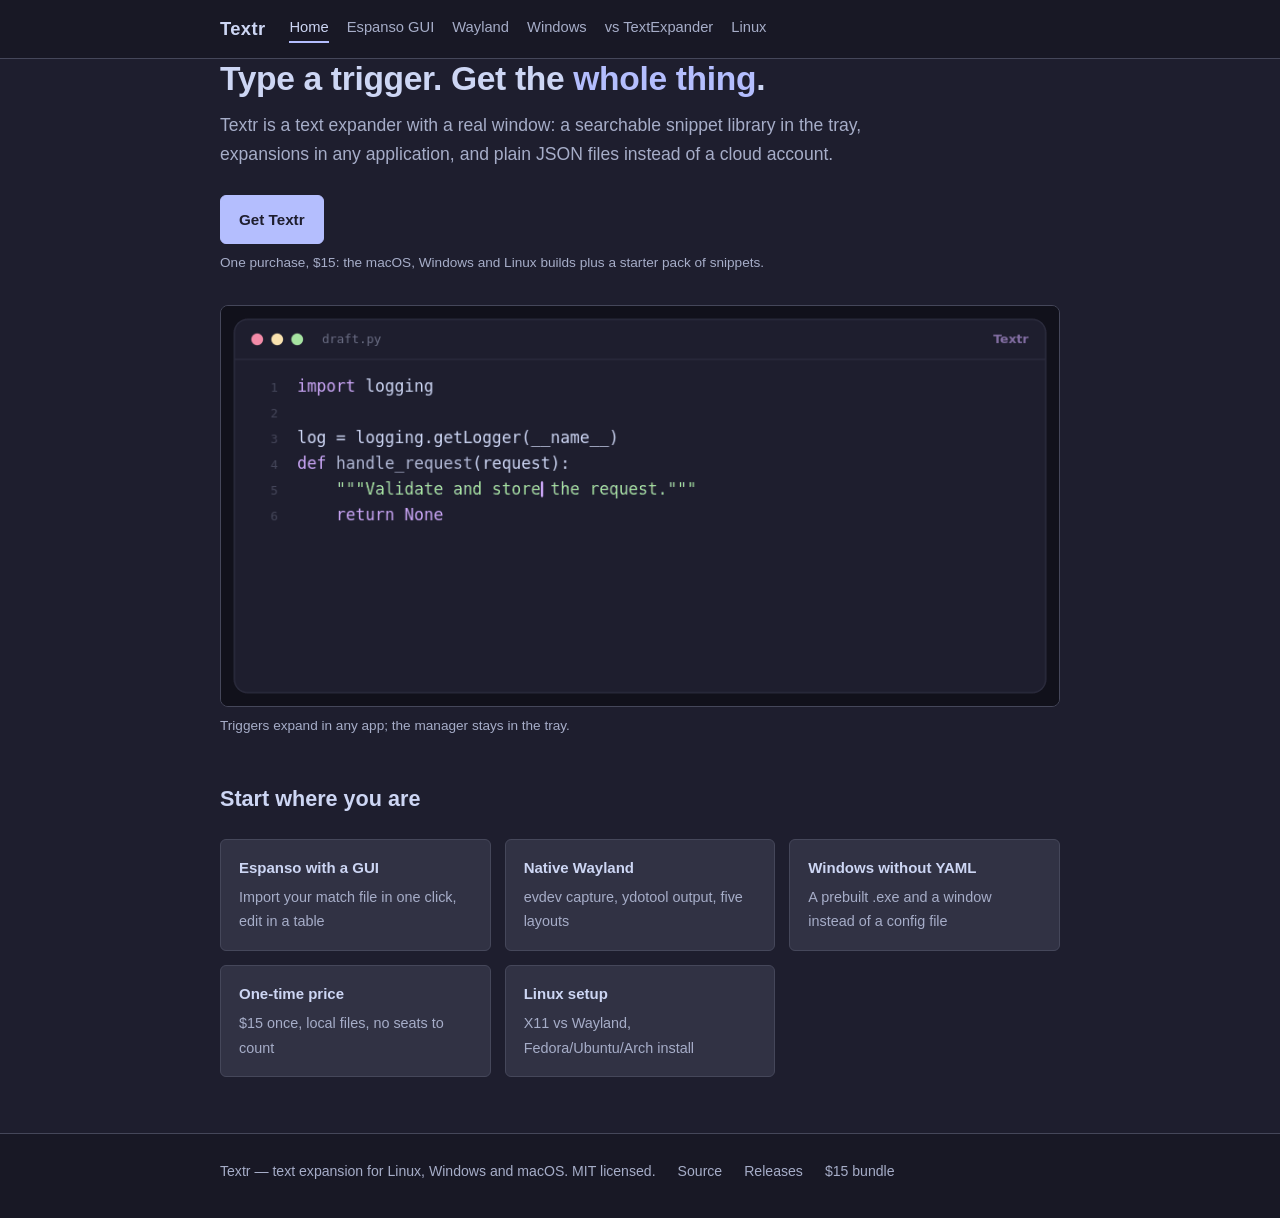
<file: index.html>
<!doctype html>
<html lang="en">
<head>
<meta charset="utf-8">
<meta name="viewport" content="width=device-width, initial-scale=1">
<title>Textr — text expansion for Linux, Windows and macOS</title>
<meta name="description" content="Type a short trigger anywhere and Textr expands it into full text, code templates or actions. A GUI, plain JSON snippet files, one-time price.">
<meta name="theme-color" content="#1e1e2e">
<meta name="color-scheme" content="dark">
<style>html{background:#1e1e2e;color:#cdd6f4}</style>
<link rel="stylesheet" href="style.css?v=2">
</head>
<body>
<header class="nav">
  <div class="wrap">
    <a class="brand" href="./">Textr</a>
    <nav>
      <a href="./" aria-current="page">Home</a>
      <a href="espanso-gui/">Espanso GUI</a>
      <a href="text-expander-wayland/">Wayland</a>
      <a href="espanso-alternative-windows/">Windows</a>
      <a href="textexpander-alternative/">vs TextExpander</a>
      <a href="text-expander-linux/">Linux</a>
    </nav>
  </div>
</header>

<main class="wrap">
  <h1>Type a trigger. Get the <em>whole thing</em>.</h1>
  <p class="lede">Textr is a text expander with a real window: a searchable snippet library in the tray, expansions in any application, and plain JSON files instead of a cloud account.</p>

  <div class="buttons">
    <a class="btn btn-primary" href="https://alvaroluce.gumroad.com/l/textr">Get Textr</a>
  </div>
  <p class="hint">One purchase, $15: the macOS, Windows and Linux builds plus a starter pack of snippets.</p>

  <figure>
    <img src="assets/demo.gif" width="880" height="420" alt="A trigger expanding into a Python function template in an editor">
    <figcaption>Triggers expand in any app; the manager stays in the tray.</figcaption>
  </figure>

  <h2>Start where you are</h2>
  <div class="cards">
    <a class="card" href="espanso-gui/"><strong>Espanso with a GUI</strong><span>Import your match file in one click, edit in a table</span></a>
    <a class="card" href="text-expander-wayland/"><strong>Native Wayland</strong><span>evdev capture, ydotool output, five layouts</span></a>
    <a class="card" href="espanso-alternative-windows/"><strong>Windows without YAML</strong><span>A prebuilt .exe and a window instead of a config file</span></a>
    <a class="card" href="textexpander-alternative/"><strong>One-time price</strong><span>$15 once, local files, no seats to count</span></a>
    <a class="card" href="text-expander-linux/"><strong>Linux setup</strong><span>X11 vs Wayland, Fedora/Ubuntu/Arch install</span></a>
  </div>
</main>

<footer>
  <div class="wrap">
    <span>Textr — text expansion for Linux, Windows and macOS. MIT licensed.</span>
    <a href="https://github.com/Landaluce/Textr">Source</a>
    <a href="https://github.com/Landaluce/Textr/releases/latest">Releases</a>
    <a href="https://alvaroluce.gumroad.com/l/textr">$15 bundle</a>
  </div>
</footer>
</body>
</html>
</file>
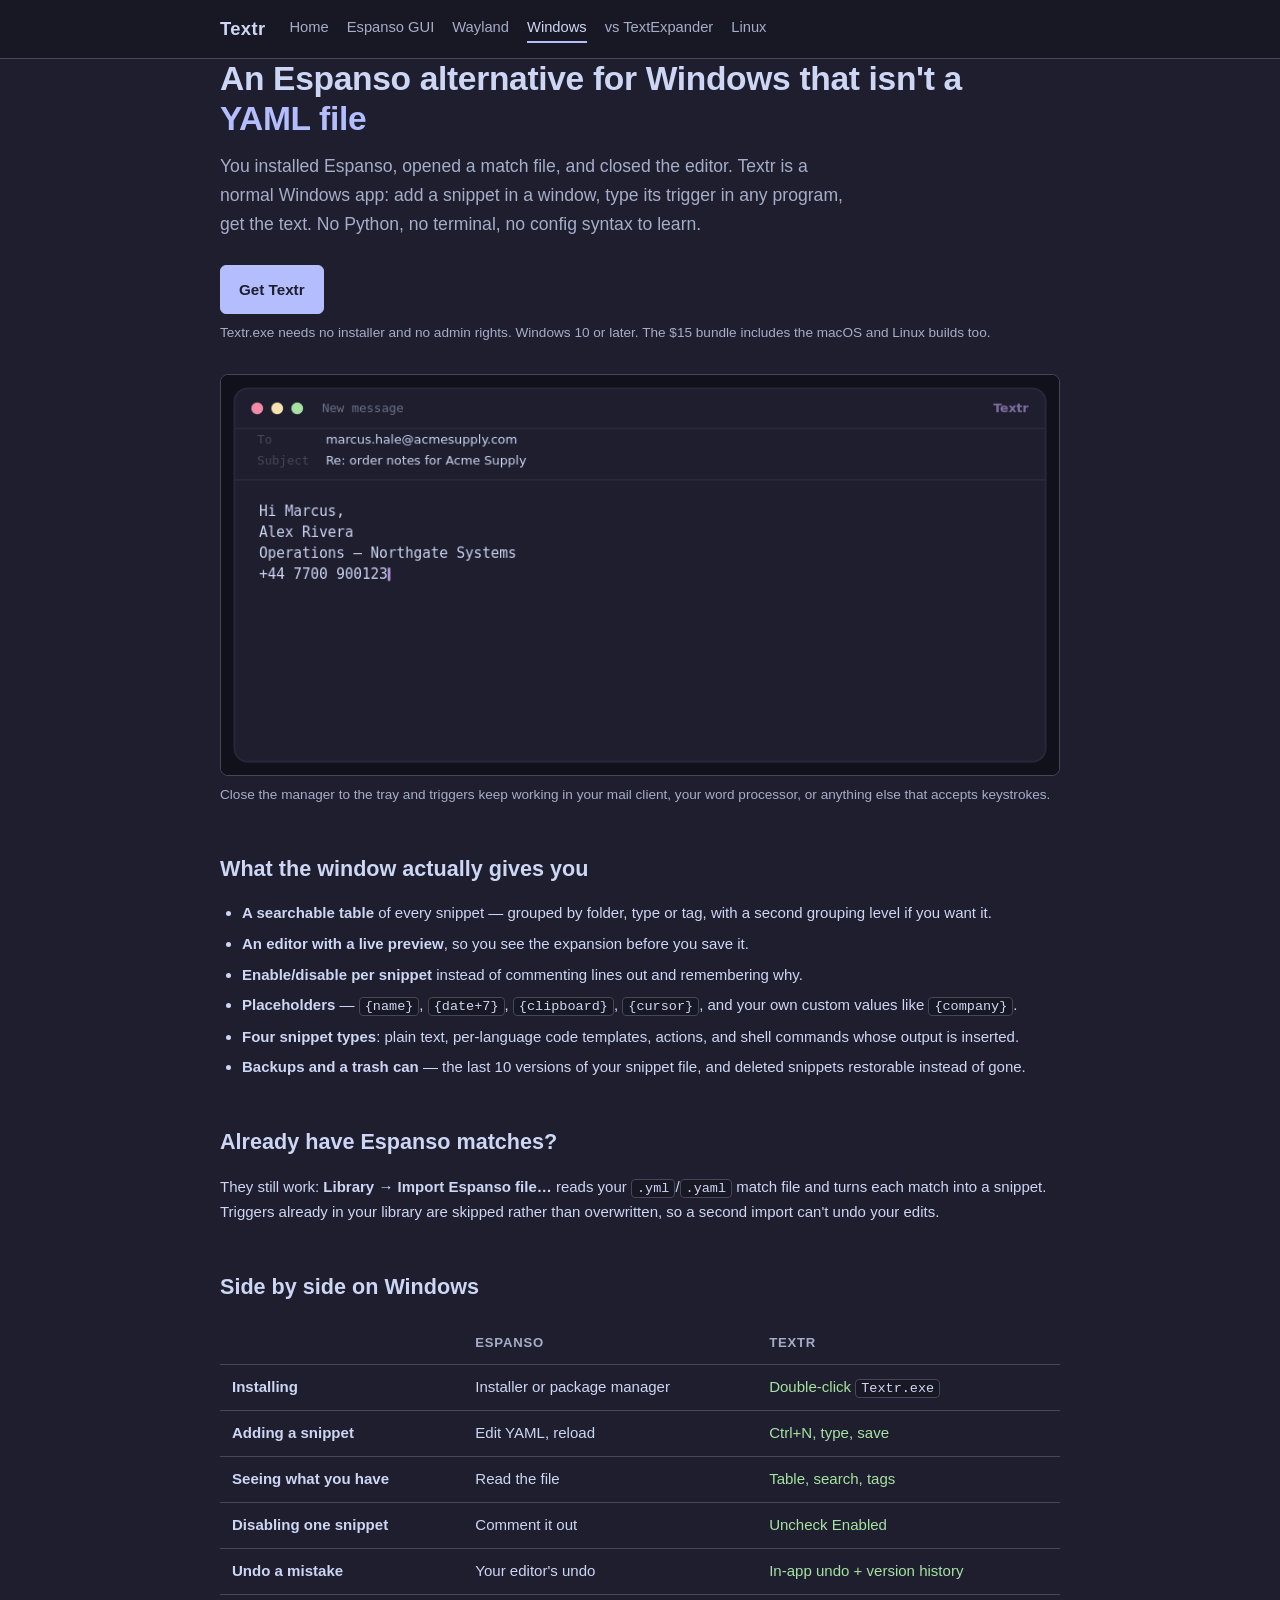
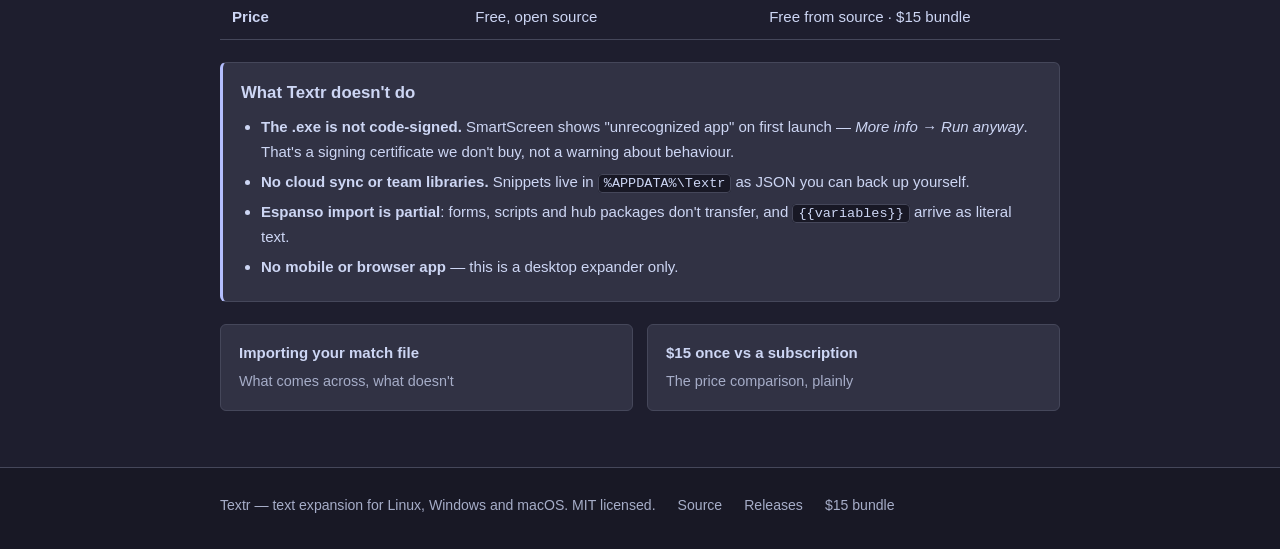
<file: espanso-alternative-windows/index.html>
<!doctype html>
<html lang="en">
<head>
<meta charset="utf-8">
<meta name="viewport" content="width=device-width, initial-scale=1">
<title>Espanso alternative for Windows — a GUI, not a YAML file | Textr</title>
<meta name="description" content="Download Textr.exe and manage snippets in a window instead of a match file. Windows 10+, no Python, no terminal. Imports Espanso match files if you already have them, and skips triggers you've edited.">
<meta name="theme-color" content="#1e1e2e">
<meta property="og:type" content="website">
<meta property="og:title" content="Espanso alternative for Windows — a GUI, not a YAML file">
<meta property="og:description" content="A prebuilt .exe, a snippet table and a tray icon. For everyone who opened a match file and closed the editor.">
<meta name="color-scheme" content="dark">
<style>html{background:#1e1e2e;color:#cdd6f4}</style>
<link rel="stylesheet" href="../style.css?v=2">
</head>
<body>
<header class="nav">
  <div class="wrap">
    <a class="brand" href="../">Textr</a>
    <nav>
      <a href="../">Home</a>
      <a href="../espanso-gui/">Espanso GUI</a>
      <a href="../text-expander-wayland/">Wayland</a>
      <a href="../espanso-alternative-windows/" aria-current="page">Windows</a>
      <a href="../textexpander-alternative/">vs TextExpander</a>
      <a href="../text-expander-linux/">Linux</a>
    </nav>
  </div>
</header>

<main class="wrap">
  <h1>An Espanso alternative for Windows that isn't a <em>YAML file</em></h1>
  <p class="lede">You installed Espanso, opened a match file, and closed the editor. Textr is a normal Windows app: add a snippet in a window, type its trigger in any program, get the text. No Python, no terminal, no config syntax to learn.</p>

  <div class="buttons">
    <a class="btn btn-primary" href="https://alvaroluce.gumroad.com/l/textr">Get Textr</a>
  </div>
  <p class="hint">Textr.exe needs no installer and no admin rights. Windows 10 or later. The $15 bundle includes the macOS and Linux builds too.</p>

  <figure>
    <img src="../assets/demo-windows.gif" width="880" height="420" alt="Signature and address triggers expanding inside a mail compose window">
    <figcaption>Close the manager to the tray and triggers keep working in your mail client, your word processor, or anything else that accepts keystrokes.</figcaption>
  </figure>

  <h2>What the window actually gives you</h2>
  <ul>
    <li><strong>A searchable table</strong> of every snippet — grouped by folder, type or tag, with a second grouping level if you want it.</li>
    <li><strong>An editor with a live preview</strong>, so you see the expansion before you save it.</li>
    <li><strong>Enable/disable per snippet</strong> instead of commenting lines out and remembering why.</li>
    <li><strong>Placeholders</strong> — <code>{name}</code>, <code>{date+7}</code>, <code>{clipboard}</code>, <code>{cursor}</code>, and your own custom values like <code>{company}</code>.</li>
    <li><strong>Four snippet types</strong>: plain text, per-language code templates, actions, and shell commands whose output is inserted.</li>
    <li><strong>Backups and a trash can</strong> — the last 10 versions of your snippet file, and deleted snippets restorable instead of gone.</li>
  </ul>

  <h2>Already have Espanso matches?</h2>
  <p>They still work: <strong>Library → Import Espanso file…</strong> reads your <code>.yml</code>/<code>.yaml</code> match file and turns each match into a snippet. Triggers already in your library are skipped rather than overwritten, so a second import can't undo your edits.</p>

  <h2>Side by side on Windows</h2>
  <div class="table-scroll">
  <table>
    <thead><tr><th> </th><th>Espanso</th><th>Textr</th></tr></thead>
    <tbody>
      <tr><th>Installing</th><td>Installer or package manager</td><td class="yes">Double-click <code>Textr.exe</code></td></tr>
      <tr><th>Adding a snippet</th><td>Edit YAML, reload</td><td class="yes">Ctrl+N, type, save</td></tr>
      <tr><th>Seeing what you have</th><td>Read the file</td><td class="yes">Table, search, tags</td></tr>
      <tr><th>Disabling one snippet</th><td>Comment it out</td><td class="yes">Uncheck Enabled</td></tr>
      <tr><th>Undo a mistake</th><td>Your editor's undo</td><td class="yes">In-app undo + version history</td></tr>
      <tr><th>Price</th><td>Free, open source</td><td>Free from source · $15 bundle</td></tr>
    </tbody>
  </table>
  </div>

  <div class="note">
    <h3>What Textr doesn't do</h3>
    <ul>
      <li><strong>The .exe is not code-signed.</strong> SmartScreen shows "unrecognized app" on first launch — <em>More info → Run anyway</em>. That's a signing certificate we don't buy, not a warning about behaviour.</li>
      <li><strong>No cloud sync or team libraries.</strong> Snippets live in <code>%APPDATA%\Textr</code> as JSON you can back up yourself.</li>
      <li><strong>Espanso import is partial</strong>: forms, scripts and hub packages don't transfer, and <code>{{variables}}</code> arrive as literal text.</li>
      <li><strong>No mobile or browser app</strong> — this is a desktop expander only.</li>
    </ul>
  </div>

  <div class="cards">
    <a class="card" href="../espanso-gui/"><strong>Importing your match file</strong><span>What comes across, what doesn't</span></a>
    <a class="card" href="../textexpander-alternative/"><strong>$15 once vs a subscription</strong><span>The price comparison, plainly</span></a>
  </div>
</main>

<footer>
  <div class="wrap">
    <span>Textr — text expansion for Linux, Windows and macOS. MIT licensed.</span>
    <a href="https://github.com/Landaluce/Textr">Source</a>
    <a href="https://github.com/Landaluce/Textr/releases/latest">Releases</a>
    <a href="https://alvaroluce.gumroad.com/l/textr">$15 bundle</a>
  </div>
</footer>
</body>
</html>
</file>
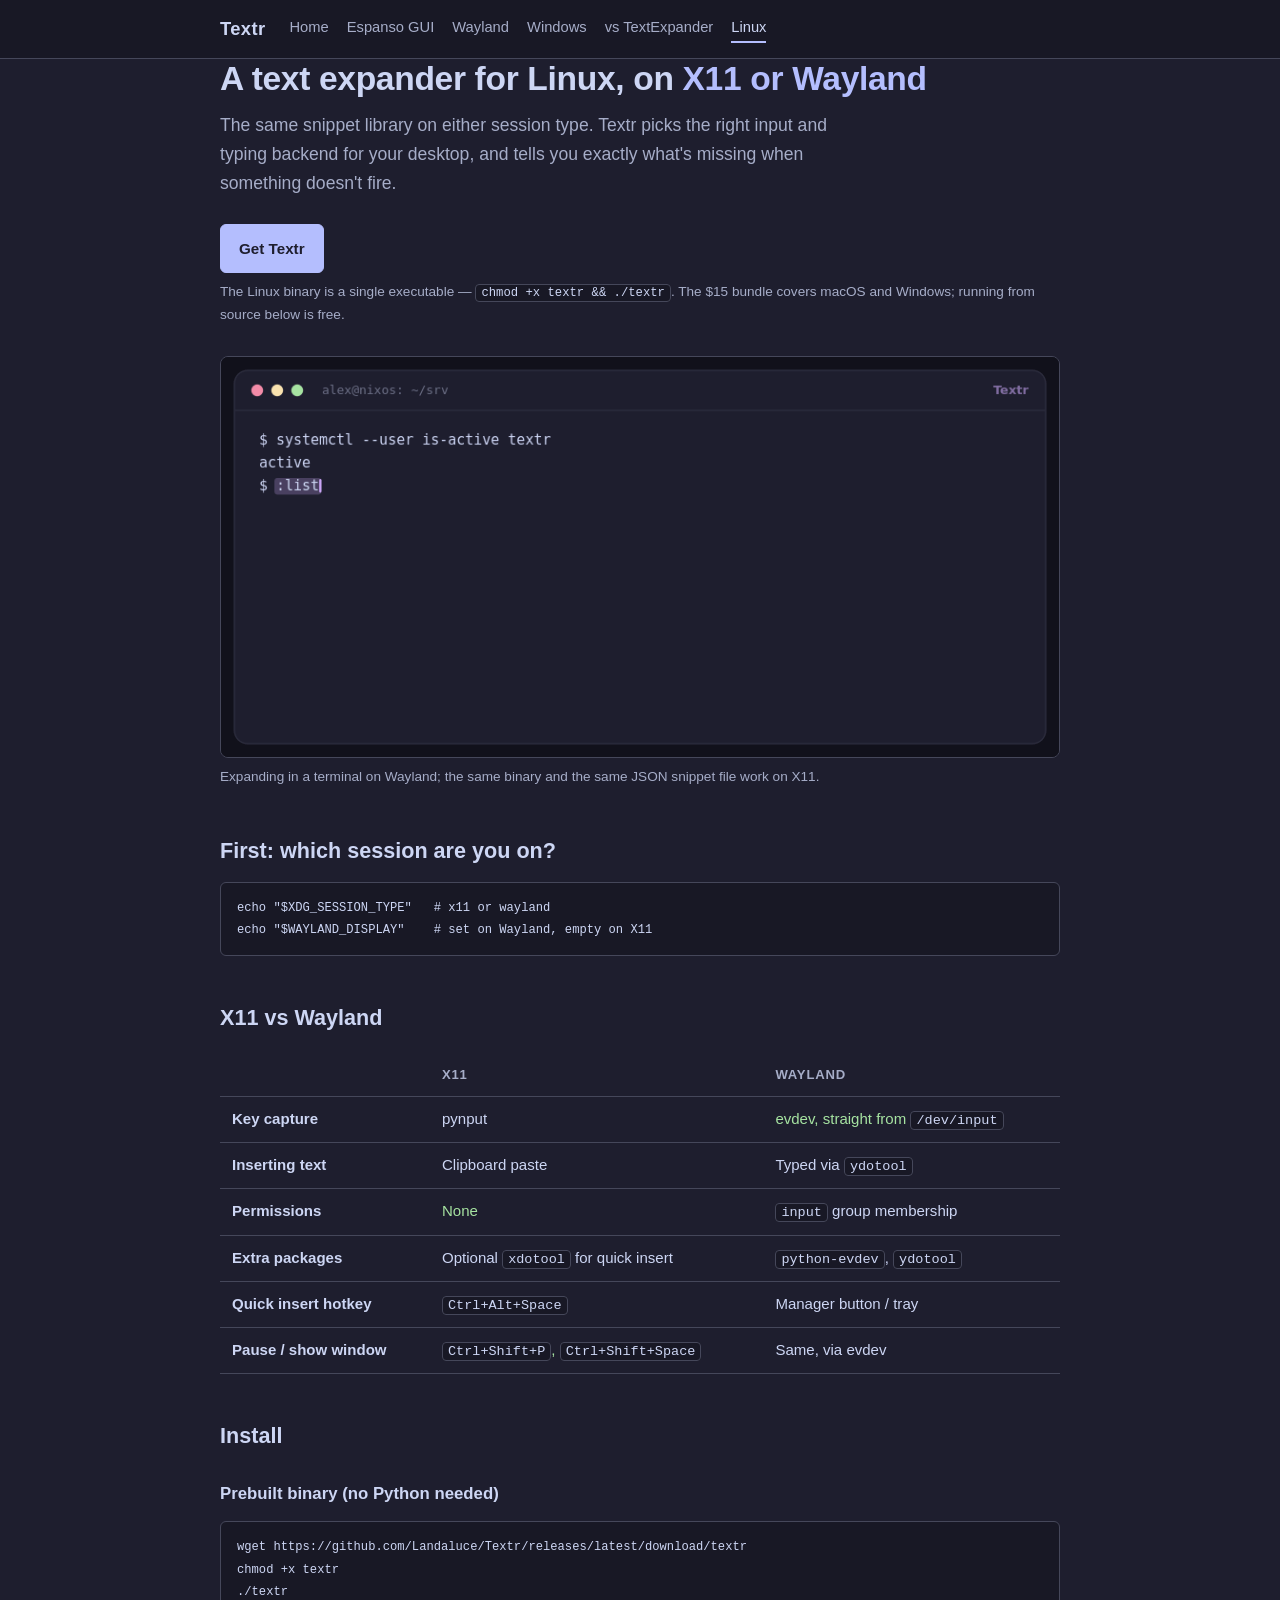
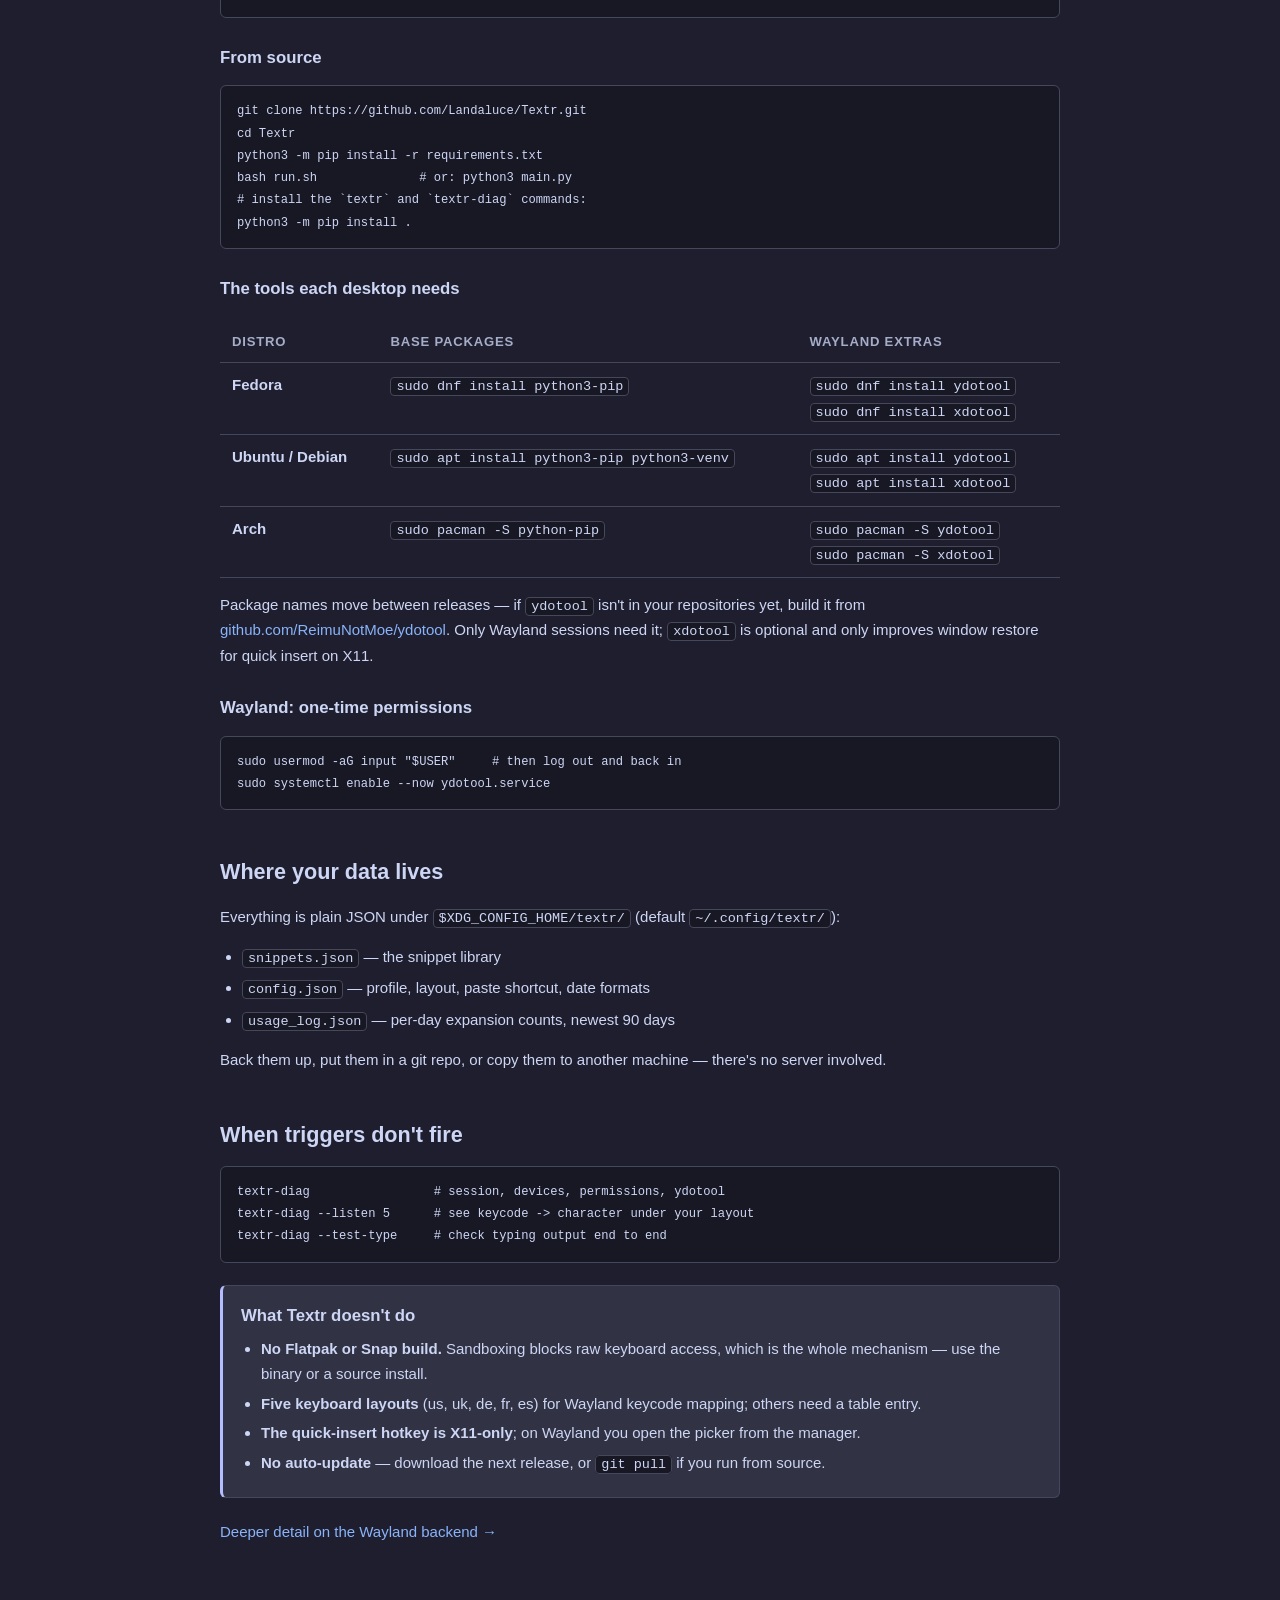
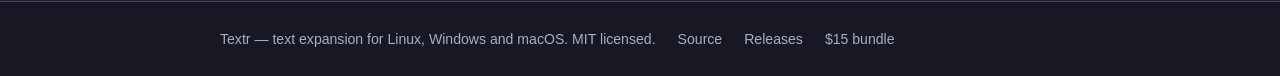
<file: text-expander-linux/index.html>
<!doctype html>
<html lang="en">
<head>
<meta charset="utf-8">
<meta name="viewport" content="width=device-width, initial-scale=1">
<title>Text expander for Linux — X11 and Wayland, Fedora/Ubuntu/Arch | Textr</title>
<meta name="description" content="Textr runs on both X11 and Wayland sessions: evdev capture and ydotool output on Wayland, pynput and paste on X11. Per-distro install steps for Fedora, Ubuntu and Arch, plus textr-diag for troubleshooting.">
<meta name="theme-color" content="#1e1e2e">
<meta property="og:type" content="website">
<meta property="og:title" content="Text expander for Linux — X11 and Wayland, Fedora/Ubuntu/Arch">
<meta property="og:description" content="One snippet library for both session types, with the install steps and the diagnostics that actually tell you what's broken.">
<meta name="color-scheme" content="dark">
<style>html{background:#1e1e2e;color:#cdd6f4}</style>
<link rel="stylesheet" href="../style.css?v=2">
</head>
<body>
<header class="nav">
  <div class="wrap">
    <a class="brand" href="../">Textr</a>
    <nav>
      <a href="../">Home</a>
      <a href="../espanso-gui/">Espanso GUI</a>
      <a href="../text-expander-wayland/">Wayland</a>
      <a href="../espanso-alternative-windows/">Windows</a>
      <a href="../textexpander-alternative/">vs TextExpander</a>
      <a href="../text-expander-linux/" aria-current="page">Linux</a>
    </nav>
  </div>
</header>

<main class="wrap">
  <h1>A text expander for Linux, on <em>X11 or Wayland</em></h1>
  <p class="lede">The same snippet library on either session type. Textr picks the right input and typing backend for your desktop, and tells you exactly what's missing when something doesn't fire.</p>

  <div class="buttons">
    <a class="btn btn-primary" href="https://alvaroluce.gumroad.com/l/textr">Get Textr</a>
  </div>
  <p class="hint">The Linux binary is a single executable — <code>chmod +x textr &amp;&amp; ./textr</code>. The $15 bundle covers macOS and Windows; running from source below is free.</p>

  <figure>
    <img src="../assets/demo-linux.gif" width="880" height="420" alt="Shell commands expanding from triggers typed in a terminal">
    <figcaption>Expanding in a terminal on Wayland; the same binary and the same JSON snippet file work on X11.</figcaption>
  </figure>

  <h2>First: which session are you on?</h2>
  <pre><code>echo "$XDG_SESSION_TYPE"   # x11 or wayland
echo "$WAYLAND_DISPLAY"    # set on Wayland, empty on X11</code></pre>

  <h2>X11 vs Wayland</h2>
  <div class="table-scroll">
  <table>
    <thead><tr><th> </th><th>X11</th><th>Wayland</th></tr></thead>
    <tbody>
      <tr><th>Key capture</th><td>pynput</td><td class="yes">evdev, straight from <code>/dev/input</code></td></tr>
      <tr><th>Inserting text</th><td>Clipboard paste</td><td>Typed via <code>ydotool</code></td></tr>
      <tr><th>Permissions</th><td class="yes">None</td><td><code>input</code> group membership</td></tr>
      <tr><th>Extra packages</th><td>Optional <code>xdotool</code> for quick insert</td><td><code>python-evdev</code>, <code>ydotool</code></td></tr>
      <tr><th>Quick insert hotkey</th><td class="yes"><code>Ctrl+Alt+Space</code></td><td>Manager button / tray</td></tr>
      <tr><th>Pause / show window</th><td class="yes"><code>Ctrl+Shift+P</code>, <code>Ctrl+Shift+Space</code></td><td>Same, via evdev</td></tr>
    </tbody>
  </table>
  </div>

  <h2>Install</h2>
  <h3>Prebuilt binary (no Python needed)</h3>
  <pre><code>wget https://github.com/Landaluce/Textr/releases/latest/download/textr
chmod +x textr
./textr</code></pre>

  <h3>From source</h3>
  <pre><code>git clone https://github.com/Landaluce/Textr.git
cd Textr
python3 -m pip install -r requirements.txt
bash run.sh              # or: python3 main.py
# install the `textr` and `textr-diag` commands:
python3 -m pip install .</code></pre>

  <h3>The tools each desktop needs</h3>
  <div class="table-scroll">
  <table>
    <thead><tr><th>Distro</th><th>Base packages</th><th>Wayland extras</th></tr></thead>
    <tbody>
      <tr>
        <th>Fedora</th>
        <td><code>sudo dnf install python3-pip</code></td>
        <td><code>sudo dnf install ydotool</code><br><code>sudo dnf install xdotool</code></td>
      </tr>
      <tr>
        <th>Ubuntu / Debian</th>
        <td><code>sudo apt install python3-pip python3-venv</code></td>
        <td><code>sudo apt install ydotool</code><br><code>sudo apt install xdotool</code></td>
      </tr>
      <tr>
        <th>Arch</th>
        <td><code>sudo pacman -S python-pip</code></td>
        <td><code>sudo pacman -S ydotool</code><br><code>sudo pacman -S xdotool</code></td>
      </tr>
    </tbody>
  </table>
  </div>
  <p>Package names move between releases — if <code>ydotool</code> isn't in your repositories yet, build it from <a href="https://github.com/ReimuNotMoe/ydotool">github.com/ReimuNotMoe/ydotool</a>. Only Wayland sessions need it; <code>xdotool</code> is optional and only improves window restore for quick insert on X11.</p>

  <h3>Wayland: one-time permissions</h3>
  <pre><code>sudo usermod -aG input "$USER"     # then log out and back in
sudo systemctl enable --now ydotool.service</code></pre>

  <h2>Where your data lives</h2>
  <p>Everything is plain JSON under <code>$XDG_CONFIG_HOME/textr/</code> (default <code>~/.config/textr/</code>):</p>
  <ul>
    <li><code>snippets.json</code> — the snippet library</li>
    <li><code>config.json</code> — profile, layout, paste shortcut, date formats</li>
    <li><code>usage_log.json</code> — per-day expansion counts, newest 90 days</li>
  </ul>
  <p>Back them up, put them in a git repo, or copy them to another machine — there's no server involved.</p>

  <h2>When triggers don't fire</h2>
  <pre><code>textr-diag                 # session, devices, permissions, ydotool
textr-diag --listen 5      # see keycode -> character under your layout
textr-diag --test-type     # check typing output end to end</code></pre>

  <div class="note">
    <h3>What Textr doesn't do</h3>
    <ul>
      <li><strong>No Flatpak or Snap build.</strong> Sandboxing blocks raw keyboard access, which is the whole mechanism — use the binary or a source install.</li>
      <li><strong>Five keyboard layouts</strong> (us, uk, de, fr, es) for Wayland keycode mapping; others need a table entry.</li>
      <li><strong>The quick-insert hotkey is X11-only</strong>; on Wayland you open the picker from the manager.</li>
      <li><strong>No auto-update</strong> — download the next release, or <code>git pull</code> if you run from source.</li>
    </ul>
  </div>

  <p><a href="../text-expander-wayland/">Deeper detail on the Wayland backend →</a></p>
</main>

<footer>
  <div class="wrap">
    <span>Textr — text expansion for Linux, Windows and macOS. MIT licensed.</span>
    <a href="https://github.com/Landaluce/Textr">Source</a>
    <a href="https://github.com/Landaluce/Textr/releases/latest">Releases</a>
    <a href="https://alvaroluce.gumroad.com/l/textr">$15 bundle</a>
  </div>
</footer>
</body>
</html>
</file>
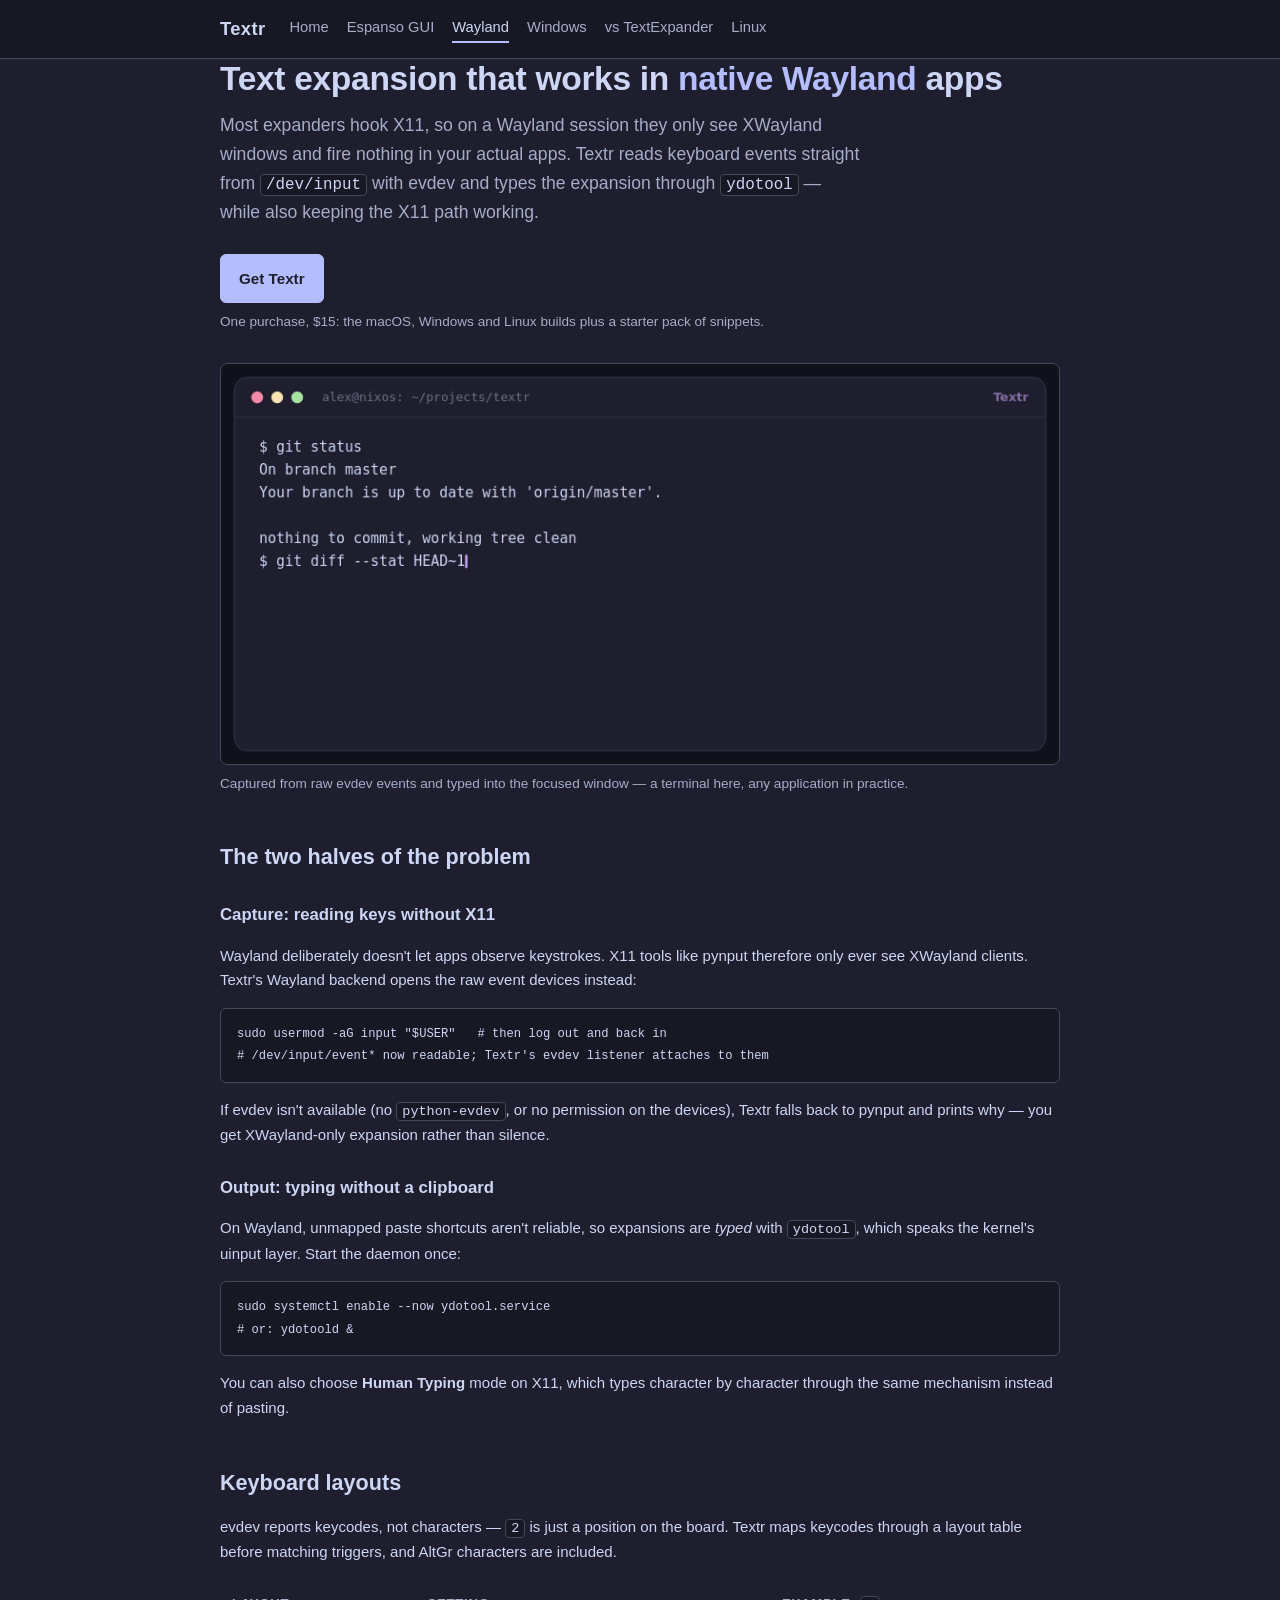
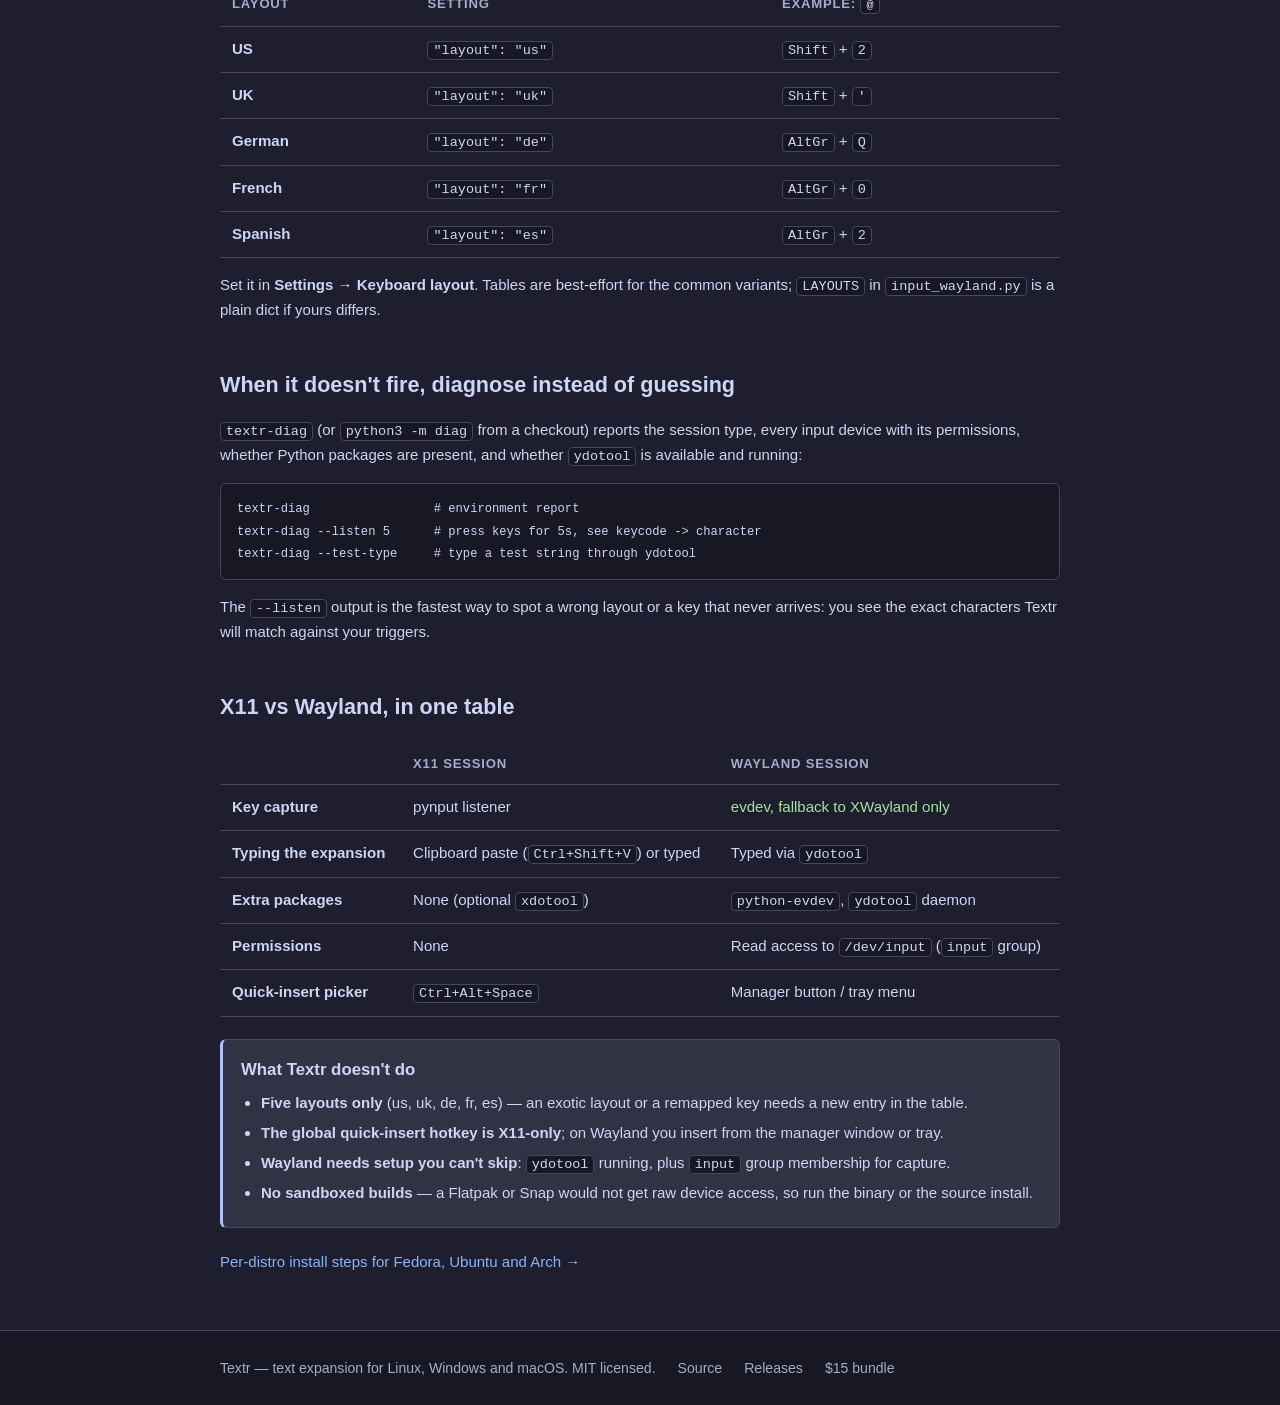
<file: text-expander-wayland/index.html>
<!doctype html>
<html lang="en">
<head>
<meta charset="utf-8">
<meta name="viewport" content="width=device-width, initial-scale=1">
<title>Text expander for Wayland — evdev capture, ydotool output | Textr</title>
<meta name="description" content="Most text expanders only see XWayland apps. Textr reads keyboard events from /dev/input with evdev and types through ydotool, so triggers fire in native Wayland windows. Includes a keycode diagnostic for layout problems.">
<meta name="theme-color" content="#1e1e2e">
<meta property="og:type" content="website">
<meta property="og:title" content="Text expander for Wayland — evdev capture, ydotool output">
<meta property="og:description" content="Why Wayland breaks most expanders, how Textr works around it, and how textr-diag tells you what is wrong in minutes.">
<meta name="color-scheme" content="dark">
<style>html{background:#1e1e2e;color:#cdd6f4}</style>
<link rel="stylesheet" href="../style.css?v=2">
</head>
<body>
<header class="nav">
  <div class="wrap">
    <a class="brand" href="../">Textr</a>
    <nav>
      <a href="../">Home</a>
      <a href="../espanso-gui/">Espanso GUI</a>
      <a href="../text-expander-wayland/" aria-current="page">Wayland</a>
      <a href="../espanso-alternative-windows/">Windows</a>
      <a href="../textexpander-alternative/">vs TextExpander</a>
      <a href="../text-expander-linux/">Linux</a>
    </nav>
  </div>
</header>

<main class="wrap">
  <h1>Text expansion that works in <em>native Wayland</em> apps</h1>
  <p class="lede">Most expanders hook X11, so on a Wayland session they only see XWayland windows and fire nothing in your actual apps. Textr reads keyboard events straight from <code>/dev/input</code> with evdev and types the expansion through <code>ydotool</code> — while also keeping the X11 path working.</p>

  <div class="buttons">
    <a class="btn btn-primary" href="https://alvaroluce.gumroad.com/l/textr">Get Textr</a>
  </div>
  <p class="hint">One purchase, $15: the macOS, Windows and Linux builds plus a starter pack of snippets.</p>

  <figure>
    <img src="../assets/demo-wayland.gif" width="880" height="420" alt="Git commands expanding from triggers typed in a terminal window">
    <figcaption>Captured from raw evdev events and typed into the focused window — a terminal here, any application in practice.</figcaption>
  </figure>

  <h2>The two halves of the problem</h2>
  <h3>Capture: reading keys without X11</h3>
  <p>Wayland deliberately doesn't let apps observe keystrokes. X11 tools like pynput therefore only ever see XWayland clients. Textr's Wayland backend opens the raw event devices instead:</p>
  <pre><code>sudo usermod -aG input "$USER"   # then log out and back in
# /dev/input/event* now readable; Textr's evdev listener attaches to them</code></pre>
  <p>If evdev isn't available (no <code>python-evdev</code>, or no permission on the devices), Textr falls back to pynput and prints why — you get XWayland-only expansion rather than silence.</p>

  <h3>Output: typing without a clipboard</h3>
  <p>On Wayland, unmapped paste shortcuts aren't reliable, so expansions are <em>typed</em> with <code>ydotool</code>, which speaks the kernel's uinput layer. Start the daemon once:</p>
  <pre><code>sudo systemctl enable --now ydotool.service
# or: ydotoold &amp;</code></pre>
  <p>You can also choose <strong>Human Typing</strong> mode on X11, which types character by character through the same mechanism instead of pasting.</p>

  <h2>Keyboard layouts</h2>
  <p>evdev reports keycodes, not characters — <code>2</code> is just a position on the board. Textr maps keycodes through a layout table before matching triggers, and AltGr characters are included.</p>
  <div class="table-scroll">
  <table>
    <thead><tr><th>Layout</th><th>Setting</th><th>Example: <code>@</code></th></tr></thead>
    <tbody>
      <tr><th>US</th><td><code>"layout": "us"</code></td><td><code>Shift</code> + <code>2</code></td></tr>
      <tr><th>UK</th><td><code>"layout": "uk"</code></td><td><code>Shift</code> + <code>'</code></td></tr>
      <tr><th>German</th><td><code>"layout": "de"</code></td><td><code>AltGr</code> + <code>Q</code></td></tr>
      <tr><th>French</th><td><code>"layout": "fr"</code></td><td><code>AltGr</code> + <code>0</code></td></tr>
      <tr><th>Spanish</th><td><code>"layout": "es"</code></td><td><code>AltGr</code> + <code>2</code></td></tr>
    </tbody>
  </table>
  </div>
  <p>Set it in <strong>Settings → Keyboard layout</strong>. Tables are best-effort for the common variants; <code>LAYOUTS</code> in <code>input_wayland.py</code> is a plain dict if yours differs.</p>

  <h2>When it doesn't fire, diagnose instead of guessing</h2>
  <p><code>textr-diag</code> (or <code>python3 -m diag</code> from a checkout) reports the session type, every input device with its permissions, whether Python packages are present, and whether <code>ydotool</code> is available and running:</p>
  <pre><code>textr-diag                 # environment report
textr-diag --listen 5      # press keys for 5s, see keycode -> character
textr-diag --test-type     # type a test string through ydotool</code></pre>
  <p>The <code>--listen</code> output is the fastest way to spot a wrong layout or a key that never arrives: you see the exact characters Textr will match against your triggers.</p>

  <h2>X11 vs Wayland, in one table</h2>
  <div class="table-scroll">
  <table>
    <thead><tr><th> </th><th>X11 session</th><th>Wayland session</th></tr></thead>
    <tbody>
      <tr><th>Key capture</th><td>pynput listener</td><td class="yes">evdev, fallback to XWayland only</td></tr>
      <tr><th>Typing the expansion</th><td>Clipboard paste (<code>Ctrl+Shift+V</code>) or typed</td><td>Typed via <code>ydotool</code></td></tr>
      <tr><th>Extra packages</th><td>None (optional <code>xdotool</code>)</td><td><code>python-evdev</code>, <code>ydotool</code> daemon</td></tr>
      <tr><th>Permissions</th><td>None</td><td>Read access to <code>/dev/input</code> (<code>input</code> group)</td></tr>
      <tr><th>Quick-insert picker</th><td class="yes"><code>Ctrl+Alt+Space</code></td><td>Manager button / tray menu</td></tr>
    </tbody>
  </table>
  </div>

  <div class="note">
    <h3>What Textr doesn't do</h3>
    <ul>
      <li><strong>Five layouts only</strong> (us, uk, de, fr, es) — an exotic layout or a remapped key needs a new entry in the table.</li>
      <li><strong>The global quick-insert hotkey is X11-only</strong>; on Wayland you insert from the manager window or tray.</li>
      <li><strong>Wayland needs setup you can't skip</strong>: <code>ydotool</code> running, plus <code>input</code> group membership for capture.</li>
      <li><strong>No sandboxed builds</strong> — a Flatpak or Snap would not get raw device access, so run the binary or the source install.</li>
    </ul>
  </div>

  <p><a href="../text-expander-linux/">Per-distro install steps for Fedora, Ubuntu and Arch →</a></p>
</main>

<footer>
  <div class="wrap">
    <span>Textr — text expansion for Linux, Windows and macOS. MIT licensed.</span>
    <a href="https://github.com/Landaluce/Textr">Source</a>
    <a href="https://github.com/Landaluce/Textr/releases/latest">Releases</a>
    <a href="https://alvaroluce.gumroad.com/l/textr">$15 bundle</a>
  </div>
</footer>
</body>
</html>
</file>
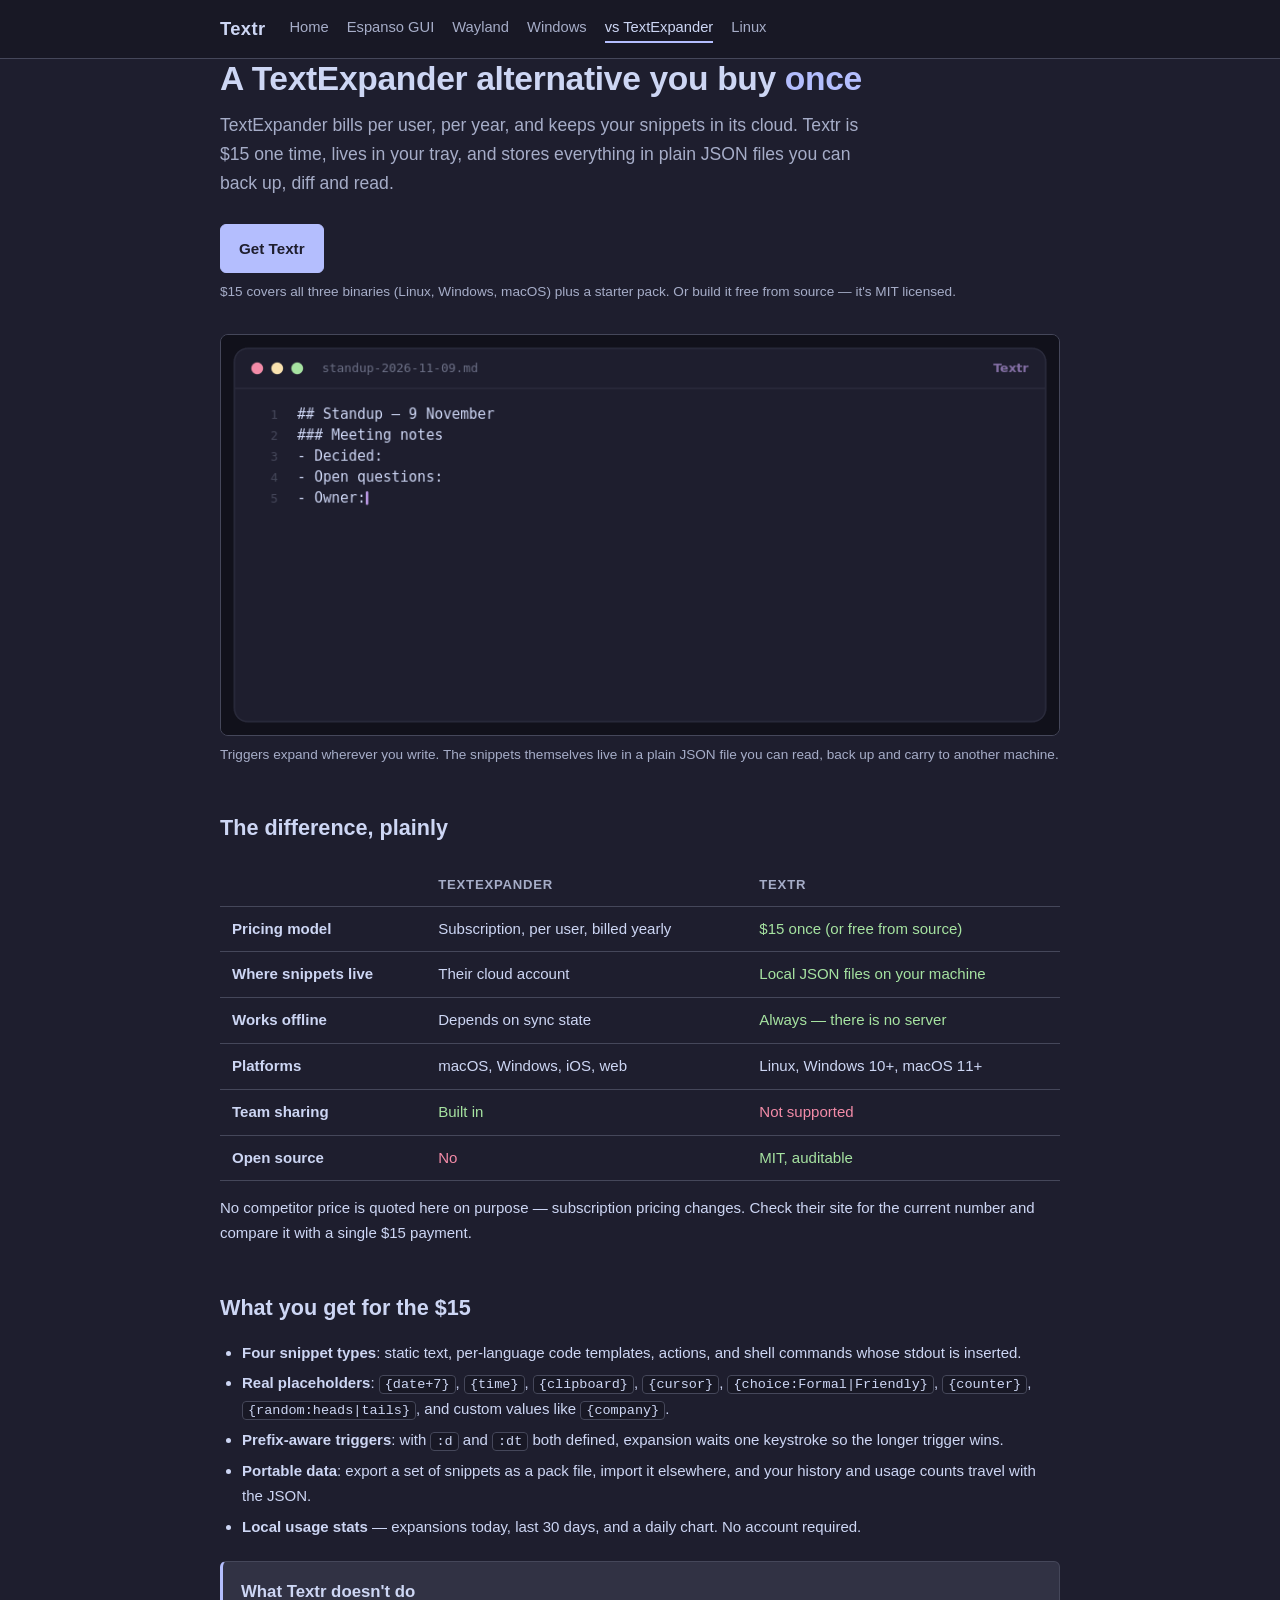
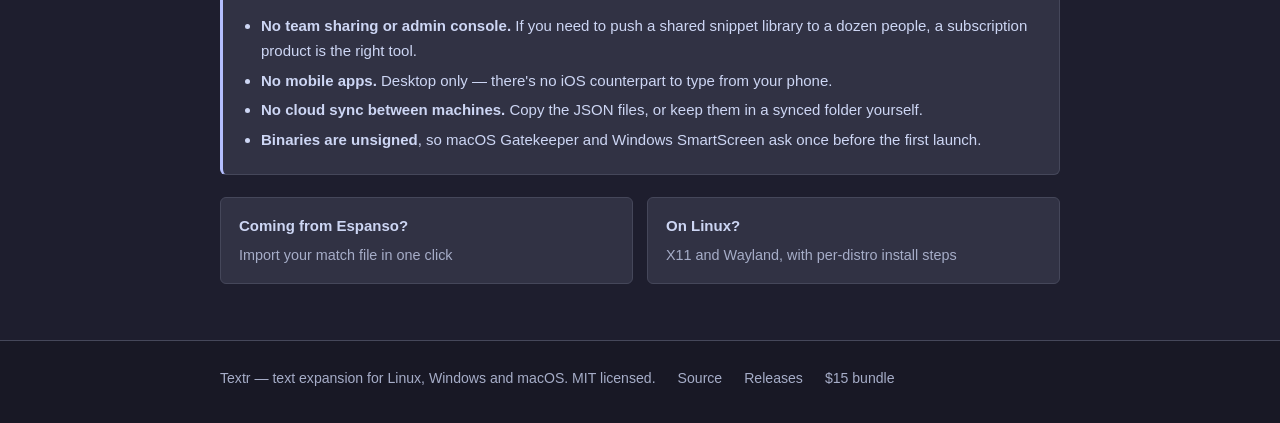
<file: textexpander-alternative/index.html>
<!doctype html>
<html lang="en">
<head>
<meta charset="utf-8">
<meta name="viewport" content="width=device-width, initial-scale=1">
<title>TextExpander alternative — $15 once, no subscription | Textr</title>
<meta name="description" content="TextExpander is a per-user subscription with cloud sync. Textr is $15 one-time, stores snippets in plain JSON files on your disk, and runs on Linux, Windows and macOS.">
<meta name="theme-color" content="#1e1e2e">
<meta property="og:type" content="website">
<meta property="og:title" content="TextExpander alternative — $15 once, no subscription">
<meta property="og:description" content="A one-time purchase, local snippet files, and no seat counting. Here's exactly what you trade away.">
<meta name="color-scheme" content="dark">
<style>html{background:#1e1e2e;color:#cdd6f4}</style>
<link rel="stylesheet" href="../style.css?v=2">
</head>
<body>
<header class="nav">
  <div class="wrap">
    <a class="brand" href="../">Textr</a>
    <nav>
      <a href="../">Home</a>
      <a href="../espanso-gui/">Espanso GUI</a>
      <a href="../text-expander-wayland/">Wayland</a>
      <a href="../espanso-alternative-windows/">Windows</a>
      <a href="../textexpander-alternative/" aria-current="page">vs TextExpander</a>
      <a href="../text-expander-linux/">Linux</a>
    </nav>
  </div>
</header>

<main class="wrap">
  <h1>A TextExpander alternative you buy <em>once</em></h1>
  <p class="lede">TextExpander bills per user, per year, and keeps your snippets in its cloud. Textr is $15 one time, lives in your tray, and stores everything in plain JSON files you can back up, diff and read.</p>

  <div class="buttons">
    <a class="btn btn-primary" href="https://alvaroluce.gumroad.com/l/textr">Get Textr</a>
  </div>
  <p class="hint">$15 covers all three binaries (Linux, Windows, macOS) plus a starter pack. Or build it free from source — it's MIT licensed.</p>

  <figure>
    <img src="../assets/demo-textexpander.gif" width="880" height="420" alt="Meeting-notes and checklist triggers expanding inside a markdown note">
    <figcaption>Triggers expand wherever you write. The snippets themselves live in a plain JSON file you can read, back up and carry to another machine.</figcaption>
  </figure>

  <h2>The difference, plainly</h2>
  <div class="table-scroll">
  <table>
    <thead><tr><th> </th><th>TextExpander</th><th>Textr</th></tr></thead>
    <tbody>
      <tr><th>Pricing model</th><td>Subscription, per user, billed yearly</td><td class="yes">$15 once (or free from source)</td></tr>
      <tr><th>Where snippets live</th><td>Their cloud account</td><td class="yes">Local JSON files on your machine</td></tr>
      <tr><th>Works offline</th><td>Depends on sync state</td><td class="yes">Always — there is no server</td></tr>
      <tr><th>Platforms</th><td>macOS, Windows, iOS, web</td><td>Linux, Windows 10+, macOS 11+</td></tr>
      <tr><th>Team sharing</th><td class="yes">Built in</td><td class="no">Not supported</td></tr>
      <tr><th>Open source</th><td class="no">No</td><td class="yes">MIT, auditable</td></tr>
    </tbody>
  </table>
  </div>
  <p>No competitor price is quoted here on purpose — subscription pricing changes. Check their site for the current number and compare it with a single $15 payment.</p>

  <h2>What you get for the $15</h2>
  <ul>
    <li><strong>Four snippet types</strong>: static text, per-language code templates, actions, and shell commands whose stdout is inserted.</li>
    <li><strong>Real placeholders</strong>: <code>{date+7}</code>, <code>{time}</code>, <code>{clipboard}</code>, <code>{cursor}</code>, <code>{choice:Formal|Friendly}</code>, <code>{counter}</code>, <code>{random:heads|tails}</code>, and custom values like <code>{company}</code>.</li>
    <li><strong>Prefix-aware triggers</strong>: with <code>:d</code> and <code>:dt</code> both defined, expansion waits one keystroke so the longer trigger wins.</li>
    <li><strong>Portable data</strong>: export a set of snippets as a pack file, import it elsewhere, and your history and usage counts travel with the JSON.</li>
    <li><strong>Local usage stats</strong> — expansions today, last 30 days, and a daily chart. No account required.</li>
  </ul>

  <div class="note">
    <h3>What Textr doesn't do</h3>
    <ul>
      <li><strong>No team sharing or admin console.</strong> If you need to push a shared snippet library to a dozen people, a subscription product is the right tool.</li>
      <li><strong>No mobile apps.</strong> Desktop only — there's no iOS counterpart to type from your phone.</li>
      <li><strong>No cloud sync between machines.</strong> Copy the JSON files, or keep them in a synced folder yourself.</li>
      <li><strong>Binaries are unsigned</strong>, so macOS Gatekeeper and Windows SmartScreen ask once before the first launch.</li>
    </ul>
  </div>

  <div class="cards">
    <a class="card" href="../espanso-gui/"><strong>Coming from Espanso?</strong><span>Import your match file in one click</span></a>
    <a class="card" href="../text-expander-linux/"><strong>On Linux?</strong><span>X11 and Wayland, with per-distro install steps</span></a>
  </div>
</main>

<footer>
  <div class="wrap">
    <span>Textr — text expansion for Linux, Windows and macOS. MIT licensed.</span>
    <a href="https://github.com/Landaluce/Textr">Source</a>
    <a href="https://github.com/Landaluce/Textr/releases/latest">Releases</a>
    <a href="https://alvaroluce.gumroad.com/l/textr">$15 bundle</a>
  </div>
</footer>
</body>
</html>
</file>
<file: style.css>
/* Palette mirrors Textr's own stylesheet.py (Catppuccin Mocha):
   base #1e1e2e, mantle #181825, surface0 #313244, surface1 #45475a,
   text #cdd6f4, subtext0 #a6adc8, lavender #b4befe, blue #89b4fa. */

:root {
  --bg: #1e1e2e;       /* base, same as QWidget background */
  --bg-deep: #181825;  /* mantle, used for header/footer/code */
  --panel: #313244;    /* surface0, same as the app's buttons/panels */
  --border: #45475a;   /* surface1, same as QGroupBox borders */
  --text: #cdd6f4;
  --muted: #a6adc8;
  --accent: #b4befe;   /* lavender: the app's single primary action colour */
  --link: #89b4fa;
  --green: #a6e3a1;
  --red: #f38ba8;
}

* { box-sizing: border-box; }

html {
  -webkit-text-size-adjust: 100%;
  background: var(--bg);
  color-scheme: dark;
}

body {
  margin: 0;
  background: var(--bg);
  color: var(--text);
  font-family: "Segoe UI", "Ubuntu", "Noto Sans", Arial, system-ui, sans-serif;
  font-size: 15px;
  line-height: 1.65;
}

.wrap { max-width: 880px; margin: 0 auto; padding: 0 20px; }

a { color: var(--link); text-decoration: none; }
a:hover { text-decoration: underline; }

header.nav {
  border-bottom: 1px solid var(--border);
  background: var(--bg-deep);
  position: sticky;
  top: 0;
  z-index: 10;
}
header.nav .wrap {
  display: flex;
  align-items: center;
  gap: 24px;
  min-height: 58px;
  flex-wrap: wrap;
}
.brand {
  font-weight: 700;
  font-size: 1.15rem;
  color: var(--text);
  letter-spacing: 0.02em;
}
header.nav nav { display: flex; gap: 18px; flex-wrap: wrap; font-size: 0.92rem; }
header.nav nav a { color: var(--muted); }
header.nav nav a:hover { color: var(--text); text-decoration: none; }
header.nav nav a[aria-current="page"] { color: var(--text); border-bottom: 2px solid var(--accent); padding-bottom: 2px; }

main { padding: 44px 0 20px; }

h1 {
  font-size: 2.1rem;
  line-height: 1.2;
  margin: 0 0 12px;
  letter-spacing: -0.01em;
}
h1 em { color: var(--accent); font-style: normal; }
h2 { font-size: 1.35rem; margin: 44px 0 12px; }
h3 { font-size: 1.05rem; margin: 26px 0 6px; }

.lede { font-size: 1.1rem; color: var(--muted); margin: 0 0 26px; max-width: 66ch; }

.buttons { display: flex; gap: 10px; flex-wrap: wrap; margin: 26px 0 8px; }
.btn {
  display: inline-block;
  padding: 11px 18px;
  border-radius: 6px;
  border: 1px solid var(--border);
  background: var(--panel);
  color: var(--text);
  font-weight: 600;
  font-size: 0.95rem;
}
.btn:hover { border-color: var(--accent); text-decoration: none; }
.btn-primary { background: var(--accent); border-color: var(--accent); color: #1e1e2e; }
.btn-primary:hover { background: #c7d0fe; border-color: #c7d0fe; }
.hint { color: var(--muted); font-size: 0.85rem; margin: 0 0 30px; }

figure { margin: 26px 0; }
figure img {
  display: block;
  width: 100%;
  height: auto;
  border: 1px solid var(--border);
  border-radius: 8px;
  background: var(--bg-deep);
}
figcaption { color: var(--muted); font-size: 0.85rem; margin-top: 8px; }

.table-scroll { overflow-x: auto; margin: 18px 0 8px; }
table { width: 100%; border-collapse: collapse; font-size: 0.94rem; min-width: 520px; }
th, td { text-align: left; padding: 10px 12px; border-bottom: 1px solid var(--border); vertical-align: top; }
thead th { color: var(--muted); font-weight: 600; font-size: 0.82rem; text-transform: uppercase; letter-spacing: 0.06em; }
tbody th { font-weight: 600; color: var(--text); white-space: nowrap; }
td.yes { color: var(--green); }
td.no { color: var(--red); }

.note {
  border: 1px solid var(--border);
  border-left: 3px solid var(--accent);
  background: var(--panel);
  border-radius: 6px;
  padding: 16px 18px;
  margin: 22px 0;
}
.note h2, .note h3 { margin-top: 0; }
.note ul { margin: 8px 0 0; padding-left: 20px; }
.note li { margin: 5px 0; }

ol, ul { padding-left: 22px; }
li { margin: 6px 0; }

code, pre {
  font-family: ui-monospace, SFMono-Regular, "SF Mono", Menlo, Consolas, monospace;
  font-size: 0.9em;
}
code {
  background: var(--bg-deep);
  border: 1px solid var(--border);
  border-radius: 4px;
  padding: 1px 5px;
  color: var(--text);
}
pre {
  background: var(--bg-deep);
  border: 1px solid var(--border);
  border-radius: 6px;
  padding: 14px 16px;
  overflow-x: auto;
}
pre code { background: none; border: 0; padding: 0; }

.cards { display: grid; grid-template-columns: repeat(auto-fit, minmax(240px, 1fr)); gap: 14px; margin: 22px 0; }
.card {
  display: block;
  border: 1px solid var(--border);
  background: var(--panel);
  border-radius: 6px;
  padding: 16px 18px;
  color: var(--text);
}
.card:hover { border-color: var(--accent); text-decoration: none; }
.card strong { display: block; margin-bottom: 4px; }
.card span { color: var(--muted); font-size: 0.9rem; }

footer {
  border-top: 1px solid var(--border);
  background: var(--bg-deep);
  color: var(--muted);
  font-size: 0.88rem;
  margin-top: 56px;
  padding: 26px 0 34px;
}
footer .wrap { display: flex; gap: 10px 22px; flex-wrap: wrap; }
footer a { color: var(--muted); }
footer a:hover { color: var(--text); }

@media (max-width: 560px) {
  h1 { font-size: 1.7rem; }
  main { padding-top: 30px; }
  .btn { width: 100%; text-align: center; }
}
</file>
